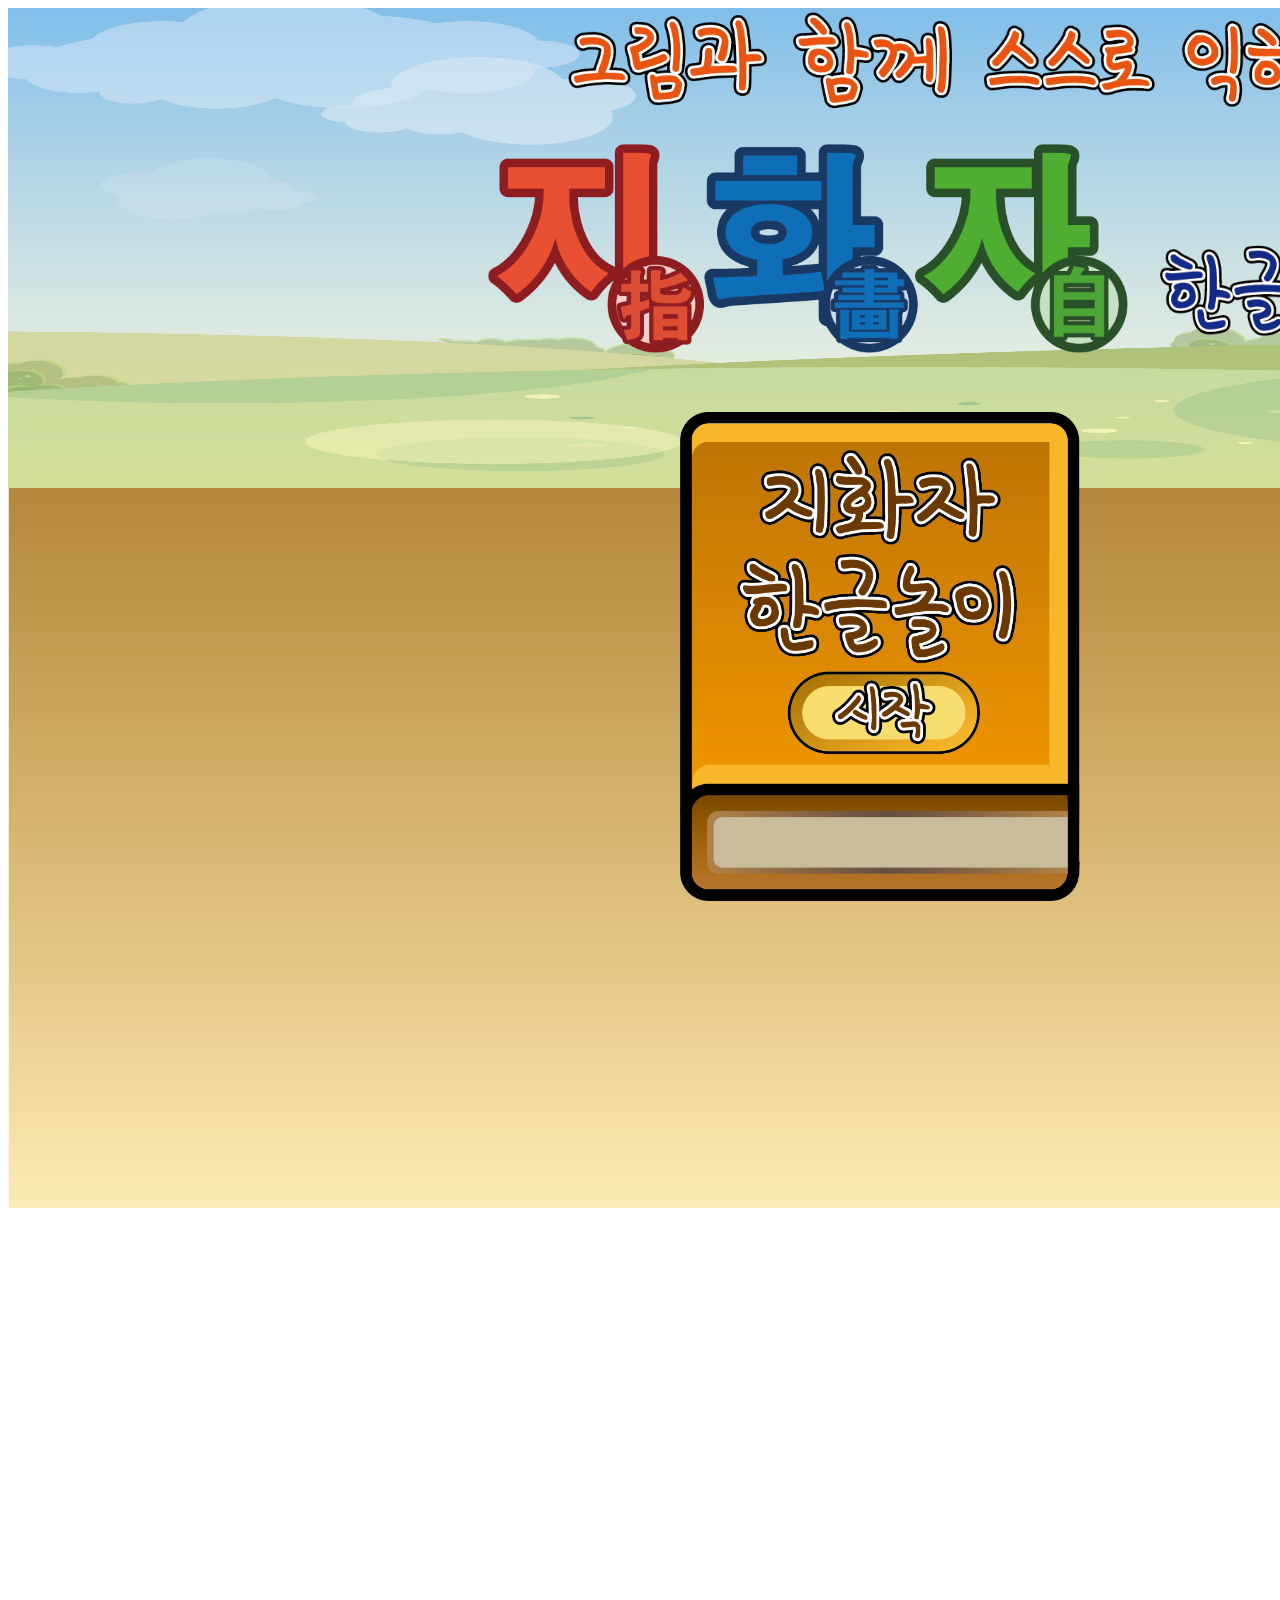
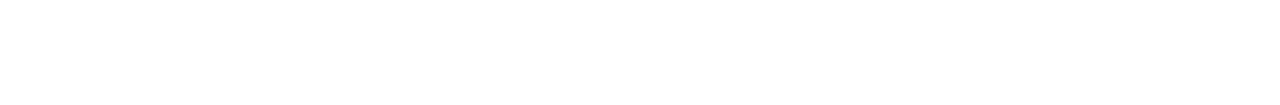
<file: korean/index.html>
<!DOCTYPE html>
<!--
To change this license header, choose License Headers in Project Properties.
To change this template file, choose Tools | Templates
and open the template in the editor.
-->
<html>
    <head>
        <title>지화자 한글놀이</title>
        <meta charset="UTF-8">
        <meta name="viewport" content="width=device-width, initial-scale=1.0">
        <style>
            #background{
                width: 118rem;
                height: 30rem;
            }
            #그림과함께{
                position: relative;
                left: 35rem;
                top: -30rem;
                width: 50rem;
            }
            #지화자{
                position: relative;
                width: 40rem;
                left: 30rem;
                top: -28rem;
            }
            #한글놀이{
                position: relative;
                left: 72rem;
                top: -35rem;
                width: 15rem;
            }
            #배경2{
                width: 118rem; 
                height: 45rem;
            }
            .book{
                position: relative;
                width: 25rem;
                left: 42rem;
                top: -50rem;
                z-index: 0;
            }
            #start{
                position: relative;
                width: 12rem;
                height: 5rem;
                left: 23.5rem;
                top: -59.4rem;
                border-bottom-left-radius: 5rem;
                border-top-left-radius: 5rem;
                border-bottom-right-radius: 5rem;
                border-top-right-radius: 5rem;
                opacity: 0;
                cursor: pointer;
                z-index: 2;
            }
        </style>
    </head>
    <body>
               <script
            src="https://code.jquery.com/jquery-3.2.1.min.js"
            integrity="sha256-hwg4gsxgFZhOsEEamdOYGBf13FyQuiTwlAQgxVSNgt4="
        crossorigin="anonymous"></script>
        <div style="height: 30rem;">
            <img src="image/배경.jpg" id="background">
            <div>
                <img src="image/01/01_1.png" id="그림과함께">
            </div>
            <div><img src="image/01/01_2.png" id="지화자"></div>
            <div><img src="image/01/01_3.png" id="한글놀이"></div>
        </div>

        <div style="height: 45rem;">
            <img src="image/01/01_4.png" id='배경2'> 
            <img src="image/01/01_5.png" class='book'>
            <button type="button" id='start'></button>
        </div>
        <script>
            $("#start").click(function (){
                $(".book").attr('src','image/01/01_6.png');
                $(".book").css('width','55rem');
                $(".book").css('height','30.5rem');
                $(".book").css('left','32rem'); 
                $("#start").css('display','none');
                setTimeout(function (){
                    location.href="second_page.html"
                },1000);
              
            })
            
            </script>
    </body>
</html>
</file>
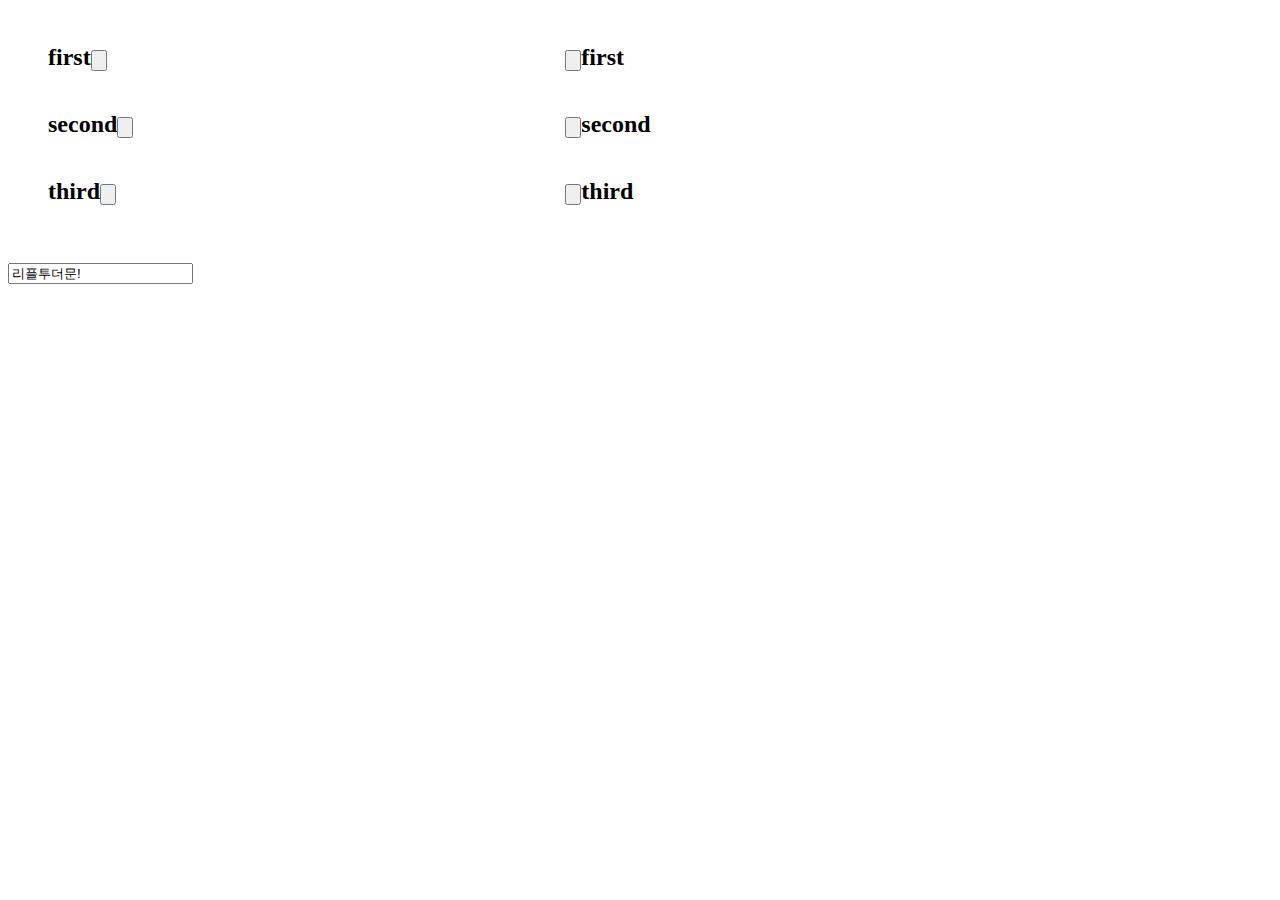
<file: korean/drawing/index.html>
<!DOCTYPE html>
<!--
To change this license header, choose License Headers in Project Properties.
To change this template file, choose Tools | Templates
and open the template in the editor.
-->
<html>
    <head>
        <title>TODO supply a title</title>
        <meta charset="UTF-8">
        <meta name="viewport" content="width=device-width, initial-scale=1.0">
        <style>
            .list{
                display: inline-block;
            }
            h2{
                display: inline-block;
            }
        </style>
    </head>
    <body>
        <script
            src="https://code.jquery.com/jquery-3.2.1.min.js"
            integrity="sha256-hwg4gsxgFZhOsEEamdOYGBf13FyQuiTwlAQgxVSNgt4="
        crossorigin="anonymous"></script>
        <div style="display: flex;">
            <div class="list">
                <ol>
                    <div><h2>first</h2><input type="button" style="margin-top: 26px; float: rihgt;" value="" id="left1"/></div>
                    <div><h2>second</h2><input type="button" value=""id="left2" /></div>
                    <div><h2>third</h2><input type ="button" style="margin-top: 26px; float: rihgt;" value=""id="left3" /></div>
                </ol>
            </div>
            <canvas id="canvas" style="width: 432px;height: 216px; margin-top: 39px;"></canvas>
            <div class="list">
                <ol style="padding-left: 0">
                    <div><input type="button" value="" id="right1" /><h2>first</h2></div>
                    <div><input type="button" value="" id="right2"/><h2>second</h2></div>
                    <div><input type="button" value="" id="right3"/><h2>third</h2></div>

                </ol>
            </div>
        </div> 
        <input id="abc" type="text">
        <script src="point.js">
        </script>
    </body>
</html>
</file>
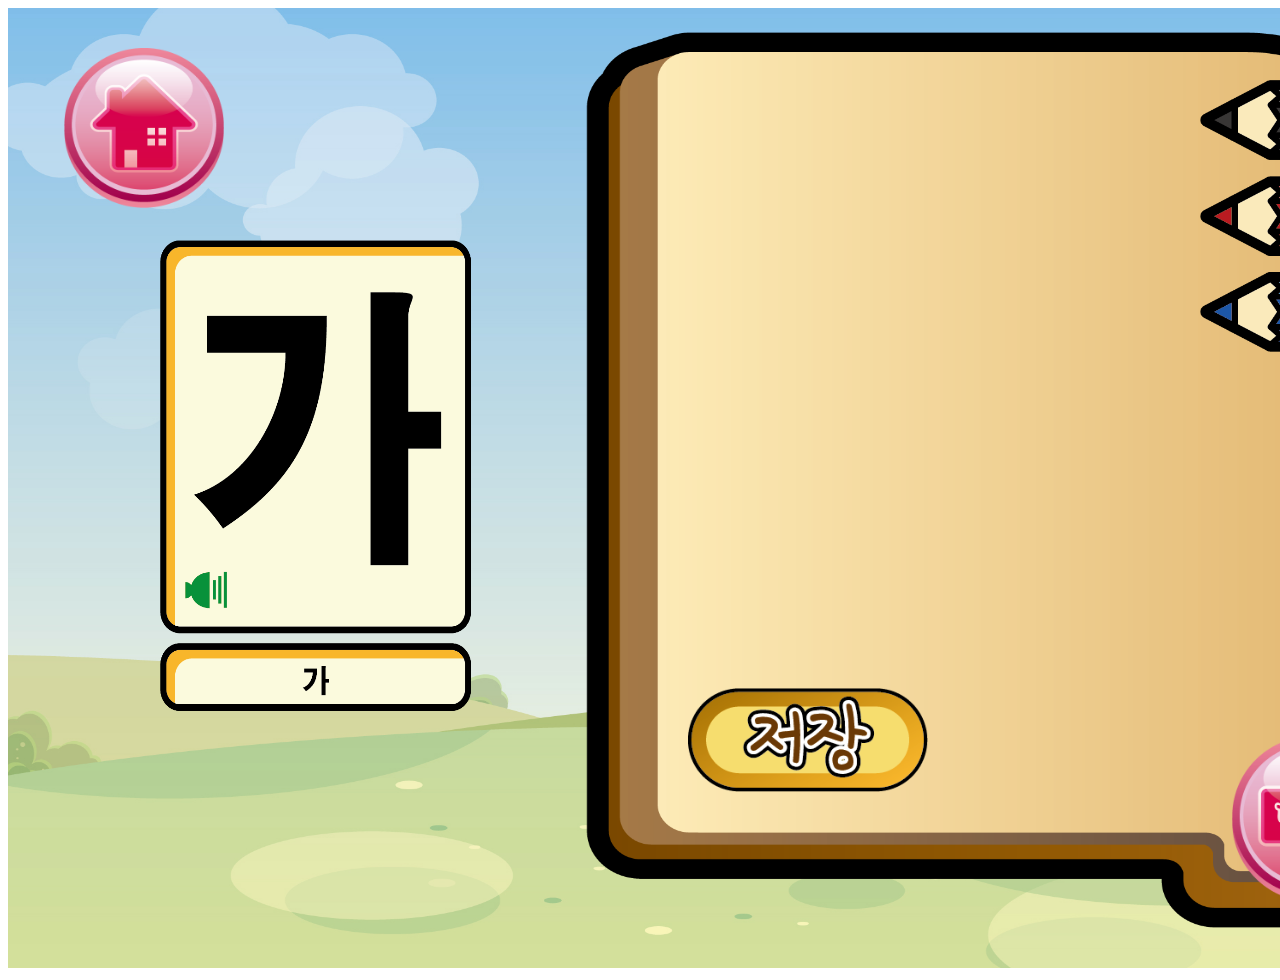
<file: korean/character.html>
<!DOCTYPE html>
<!--
To change this license header, choose License Headers in Project Properties.
To change this template file, choose Tools | Templates
and open the template in the editor.
-->
<html>
    <head>
        <title>TODO supply a title</title>
        <meta charset="UTF-8">
        <meta name="viewport" content="width=device-width, initial-scale=1.0">
        <style>
            img[src$='png']{
                position: absolute;
            }
            #home{
                top: 3rem;
                left: 4rem;
                width: 10rem;
                height: 10rem;
            }
            #example{
                top: 15rem;
                left: 10rem;
                width: 20rem;
                height: 30rem;
            }
            #write{
                top: 0rem;
                left: -1rem;
                width: 90rem;
                height: 60rem;
            }
            img[src^="image/06/색연필"]{
                left: 75rem;
                width: 14rem;
                height: 5rem;
                z-index: 2;
            }
            .btn{
                position: absolute;
                width: 10rem;
                height: 10.5rem;
                border-bottom-left-radius: 11rem;
                border-top-left-radius: 9.5rem;
                border-bottom-right-radius: 10rem;
                border-top-right-radius: 9.5rem;
                opacity: 0;
                cursor: pointer;
                z-index: 1;
            }
            #next_button{
                left: 77rem;
                top: 46rem;
            }
            #previous_button{
                left: 10rem;
                top: 46rem;
                display: none;
            }
            #home_button{
                top: 3rem;
                left: 4rem;
            }
            #save_button{
                position: absolute;
                width: 15rem;
                height: 6.5rem;
                border-bottom-left-radius: 32.5rem;
                border-top-left-radius: 32.5rem;
                border-bottom-right-radius: 32.5rem;
                border-top-right-radius: 32.5rem;
                opacity: 0;
                cursor: pointer;
                z-index: 1;
                top: 43rem;
                left: 43rem;
            }
            #previous{
                width: 10rem;
                left: 10rem;
                top: 46rem;
                display: none;
            }
            #next{
                width: 10rem;
                left: 77rem;
                top: 46rem;
            }
            #save{
                width: 15rem;
                left: 43rem;
                top: 43rem;
            }
            #speaker{
                top: 35rem;
                left: 12rem;
                width: 3.5rem;
            }
            #canvas{
                position: absolute;
                top: 5rem;
                left: 38rem;
                width: 44.3rem;
                height: 38rem;
            }
        </style>
    </head>
    <body>
        <script
            src="https://code.jquery.com/jquery-3.2.1.min.js"
            integrity="sha256-hwg4gsxgFZhOsEEamdOYGBf13FyQuiTwlAQgxVSNgt4="
        crossorigin="anonymous"></script>
        <div>
            <img src="image/배경.jpg" style="width: 88.5rem; height: 60rem;">
            <img src="image/05/홈.png" id="home">
            <button type="button" class="btn" id="home_button"></button> 
            <img src="image/06/가.png" id="example">
            <img src="image/06/06_2.png" id="write">
            <canvas id="canvas" width="708"style="z-index: 1;"></canvas>
            <img src="image/06/색연필_검.png" id="black" style="top:5rem;" usemap="#black_map">
            <img src="image/06/색연필_빨.png" id="red" style="top:11rem;" usemap="#red_map">
            <img src="image/06/색연필_파.png" id="blue" style="top:17rem;" usemap="#blue_map">
            <img src="image/02/이전.png" id="previous">
            <button type="button" class="btn" id="previous_button"></button>         
            <img src="image/02/다음.png" id="next">
            <button type="button" class="btn" id="next_button"></button>
            <!--<img src="image/06/스피커1.png" id="speaker">-->
            <img src="image/06/저장.png" id="save">
            <button type="button" class="btn" id="save_button"></button>
        </div>
        <map name="black_map">
            <area shape="poly" coords="221,2,68,1,-3,38,-4,42,53,70,60,74,64,74,218,70"
                  onclick="blackcolor();"/>
        </map>
        <map name="red_map">
            <area shape="poly" coords="2,39,65,73,217,73,218,3,70,1"
                  onclick="redcolor();"/>
        </map>
        <map name="blue_map">
            <area shape="poly" coords="1,39,63,71,218,74,217,4,77,-3" 
                  onclick="bluecolor();"/>
        </map>
        <script src="drawing.js"></script>
        <script>
            $("#next_button").click(function () {
                 ctx.clearRect(0, 0, canvas.width, canvas.height);
                count++;
                if (count > 0) {
                    $("#previous").css('display', 'initial');
                    $("#previous_button").css('display', 'initial');
                }
                if (ch.length - 1 == count) {
                    $("#next").css('display', 'none');
                    $("#next_button").css('display', 'none');
                }
                var file = ch[count];
                $("#example").attr('src', 'image/06/' + file + '.png');
            })
            $("#previous_button").click(function () {
                 ctx.clearRect(0, 0, canvas.width, canvas.height);
                count--;
                if (count == 0) {
                    $("#previous").css('display', 'none');
                    $("#previous_button").css('display', 'none');
                    $("#next").css('display', 'initial');
                    $("#next_button").css('display', 'initial')
                }
                var file = ch[count];
                $("#example").attr('src', 'image/06/' + file + '.png');
            })
        </script>
    </body>
</html>
</file>
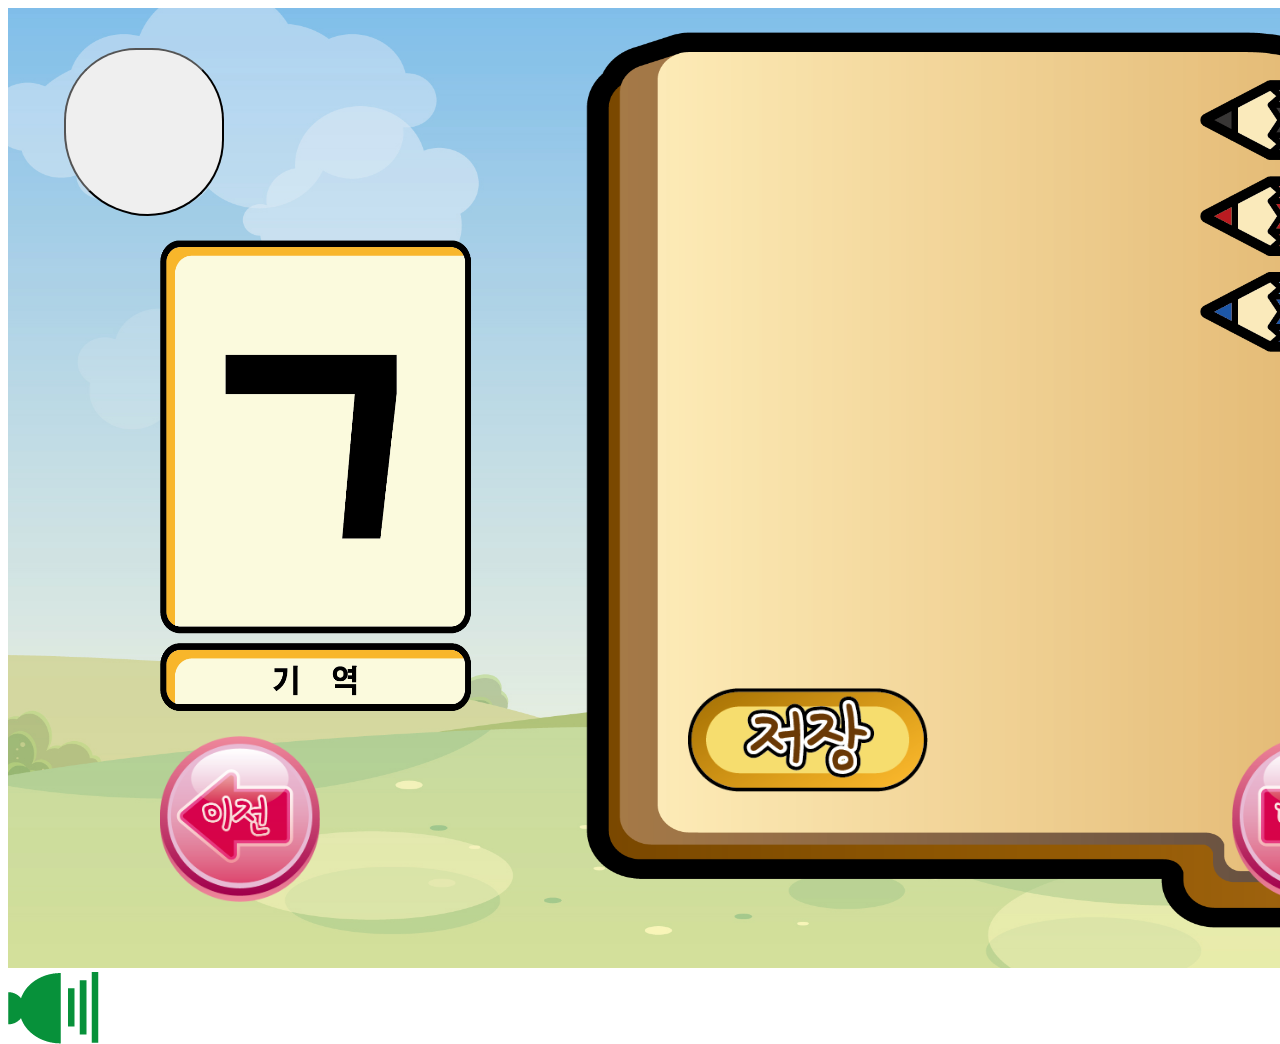
<file: korean/consonant.html>
<!DOCTYPE html>
<!--
To change this license header, choose License Headers in Project Properties.
To change this template file, choose Tools | Templates
and open the template in the editor.
-->
<html>
    <head>
        <title>TODO supply a title</title>
        <meta charset="UTF-8">
        <meta name="viewport" content="width=device-width, initial-scale=1.0">
        <style>
            img[src$='png']{
                position: absolute;
            }
            #home{
                top: 3rem;
                left: 4rem;
                width: 10rem;
                height: 10rem;
            }
            #example{
                top: 15rem;
                left: 10rem;
                width: 20rem;
                height: 30rem;
            }
            #write{
                top: 0rem;
                left: -1rem;
                width: 90rem;
                height: 60rem;
            }
            img[src^="image/06/색연필"]{
                left: 75rem;
                width: 14rem;
                height: 5rem;
            }
            .btn{
                position: absolute;
                width: 10rem;
                height: 10.5rem;
                border-bottom-left-radius: 11rem;
                border-top-left-radius: 9.5rem;
                border-bottom-right-radius: 10rem;
                border-top-right-radius: 9.5rem;
                opacity: 0;
                cursor: pointer;
                z-index: 1;
            }
            #next_button{
                left: 77rem;
                top: 46rem;
            }
            #previous_button{
                left: 10rem;
                top: 46rem;
            }
            #home_button{
                top: 3rem;
                left: 4rem;
            }
            #save_button{
                position: absolute;
                width: 10rem;
                height: 10.5rem;
                border-bottom-left-radius: 11rem;
                border-top-left-radius: 9.5rem;
                border-bottom-right-radius: 10rem;
                border-top-right-radius: 9.5rem;
                opacity: 1;
                cursor: pointer;
                z-index: 1;
                top: 3rem;
                left: 4rem;
            }
            #previous{
                width: 10rem;
                left: 10rem;
                top: 46rem;
            }
            #next{
                width: 10rem;
                left: 77rem;
                top: 46rem;
            }
            #save{
                width: 15rem;
                left: 43rem;
                top: 43rem;
            }

        </style>
    </head>
    <body>
        <div>
            <img src="image/배경.jpg" style="width: 88.5rem; height: 60rem;">
            <img src="image/05/홈.png" id="home">
            <button type="button" class="btn" id="home_button"></button> 
            <img src="image/06/기역.png" id="example">
            <img src="image/06/06_2.png" id="write">
            <img src="image/06/색연필_검.png" id="black" style="top:5rem;">
            <img src="image/06/색연필_빨.png" id="red" style="top:11rem;">
            <img src="image/06/색연필_파.png" id="blue" style="top:17rem;">
            <img src="image/02/이전.png" id="previous">
            <button type="button" class="btn" id="previous_button"></button>         
            <img src="image/02/다음.png" id="next">
            <button type="button" class="btn" id="next_button"></button>
            <img src="image/06/스피커1.png" id="speaker">
            <img src="image/06/저장.png" id="save">
            <button type="button" class="btn" id="save_button"></button>
        </div>
        <script>

        </script>
    </body>
</html>
</file>
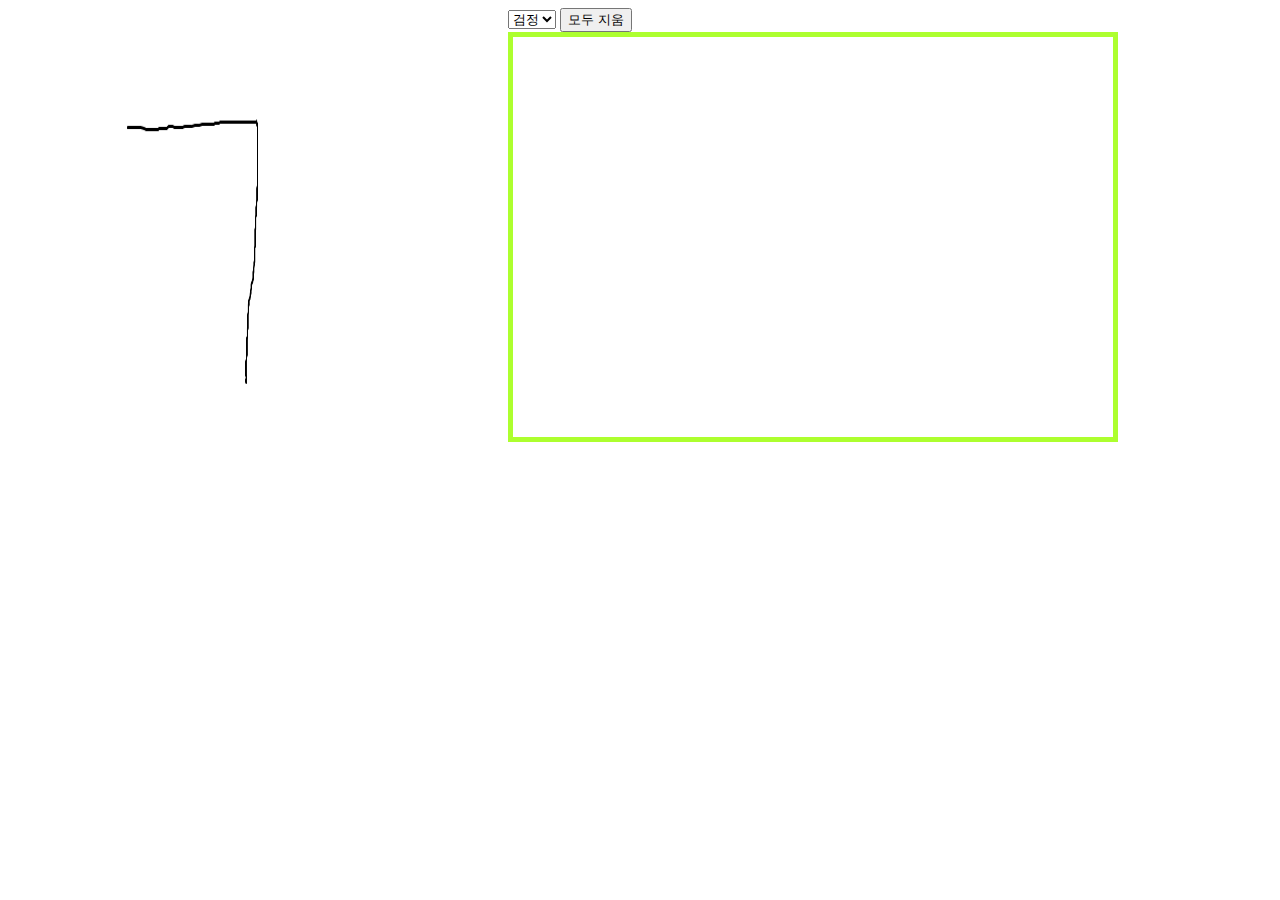
<file: korean/drawing.html>
<!DOCTYPE html>
<head>
    <meta charset="utf-8">
    <title>freeline</title>
    <style>
        canvas {border:5px solid greenyellow;}
    </style>
</head>
<body>
            <script
            src="https://code.jquery.com/jquery-3.2.1.min.js"
            integrity="sha256-hwg4gsxgFZhOsEEamdOYGBf13FyQuiTwlAQgxVSNgt4="
        crossorigin="anonymous"></script>
    <div>
        <img src="a.png" style="width:500px; height: 500px; float: left">
    </div>
    <div>
        <select id="color">
            <option value="black">검정</option>
            <option value="red">빨강</option>
            <option value="green">초록</option>
            <option value="blue">파랑</option>
        </select>
        <input type="button" id="clear" value="모두 지움"/>
    </div>

    <canvas id="canvas" width="600" height="400"></canvas>
    <script>
        var canvas;
        var ctx;
        var sx, sy;                      // 현재 위치
        var drawing = false;          // 현재 그리는 중인가?

        window.onload = function () {
            canvas = document.getElementById("canvas");
            if (canvas == null || canvas.getContext == null)
                return;
            ctx = canvas.getContext("2d");
            ctx.lineCap = "round";
            ctx.strokeStyle = 'black';
            // 현재 위치를 저장한다.
            canvas.onmousedown = function (e) {
                e.preventDefault();
                sx = canvasX(e.clientX);
                sy = canvasY(e.clientY);
                drawing = true;
            }

            // 현재 위치에서 새로 이동한 곳까지 선을 그린다.
            canvas.onmousemove = function (e) {
                
                if (drawing) {
                    e.preventDefault();
                    ctx.beginPath();

                    // 선 굵기
                    ctx.lineWidth = 5;
                    ctx.moveTo(sx, sy);
                    console.log('moveto sx:'+sx+"  sy:"+sy);
                    sx = canvasX(e.clientX);
                    sy = canvasY(e.clientY);
                    ctx.lineTo(sx, sy);
                    console.log('lineto sx:'+sx+"  sy:"+sy);
                    ctx.stroke();
                }
            }

            // 그리기를 종료한다.
            canvas.onmouseup = function (e) {
                drawing = false;
            }
        }


        $('#color').change(function (){
             ctx.strokeStyle = $('#color').val();
             console.log($('#color').val());
        })
        // 모두 지우기
        var btnclear = document.getElementById("clear");
        btnclear.onclick = function (e) {
            ctx.clearRect(0, 0, canvas.width, canvas.height);
        }

        function canvasX(clientX) {
            var bound = canvas.getBoundingClientRect();
            var bw = 5;
            return (clientX - bound.left - bw) * (canvas.width / (bound.width - bw * 2));
        }

        function canvasY(clientY) {
            var bound = canvas.getBoundingClientRect();
            var bw = 5;
            return (clientY - bound.top - bw) * (canvas.height / (bound.height - bw * 2));
        }
    </script>
</body>
</html>
</file>
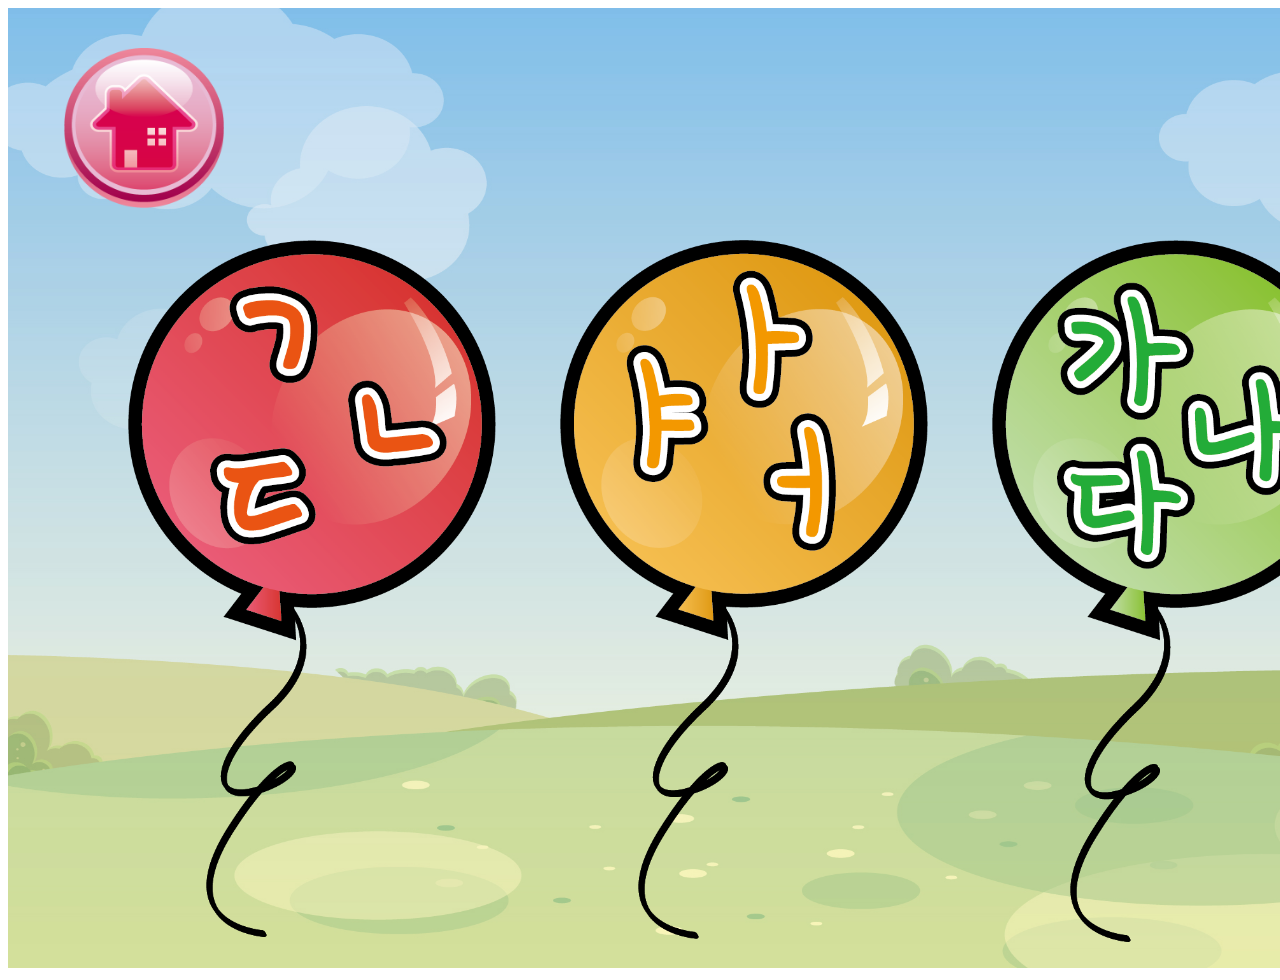
<file: korean/play1.html>
<!DOCTYPE html>
<!--
To change this license header, choose License Headers in Project Properties.
To change this template file, choose Tools | Templates
and open the template in the editor.
-->
<html>
    <head>
        <title>TODO supply a title</title>
        <meta charset="UTF-8">
        <meta name="viewport" content="width=device-width, initial-scale=1.0">
        <style>
            img[src$='png']{
                position: absolute;
            }
            #home{
                top: 3rem;
                left: 4rem;
                width: 10rem;
                height: 10rem;
            }
            #consonant{
                top: 15rem;
                left: 8rem;
                width: 23rem;
            }
            #vowel{
                top: 15rem;
                left: 35rem;
                width: 23rem;
            }
            #character{
                top: 15rem;
                left: 62rem;
                width: 23rem;
            }
        </style>
    </head>
    <body>
        <div>
            <img src="image/배경.jpg" style="width: 90rem; height: 60rem;">
            <img src="image/05/홈.png" id="home">
            <img src="image/05/05_1.png" id="consonant" usemap="#consonant_map">
            <img src="image/05/05_2.png" id="vowel" usemap="#vowel_map">
            <img src="image/05/05_3.png" id="character" usemap="#ch_map">
            <map name="consonant_map">
                <area shape="poly" coords="112,351,95,377,166,398,164,369,183,368,204,367,222,365,246,358,266,350,292,334,317,311,334,290,354,258,362,230,361,210,362,194,361,165,361,145,358,132,353,117,348,105,329,68,294,34,268,19,224,4,186,-2,158,-1,112,14,71,41,42,69,27,92,13,122,4,153,2,172,2,202,5,221,5,221,14,254,37,294,67,327,73,330"
                      href="consonant.html"/>
            </map>
            <map name="vowel_map">
                <area shape="poly" coords="112,351,95,377,166,398,164,369,183,368,204,367,222,365,246,358,266,350,292,334,317,311,334,290,354,258,362,230,361,210,362,194,361,165,361,145,358,132,353,117,348,105,329,68,294,34,268,19,224,4,186,-2,158,-1,112,14,71,41,42,69,27,92,13,122,4,153,2,172,2,202,5,221,5,221,14,254,37,294,67,327,73,330"
                      href="vowel.html"/>
            </map>
            <map name="ch_map">
                <area shape="poly" coords="112,351,95,377,166,398,164,369,183,368,204,367,222,365,246,358,266,350,292,334,317,311,334,290,354,258,362,230,361,210,362,194,361,165,361,145,358,132,353,117,348,105,329,68,294,34,268,19,224,4,186,-2,158,-1,112,14,71,41,42,69,27,92,13,122,4,153,2,172,2,202,5,221,5,221,14,254,37,294,67,327,73,330"
                      href="character.html"/>
            </map>
        </div>
    </body>
</html>
</file>
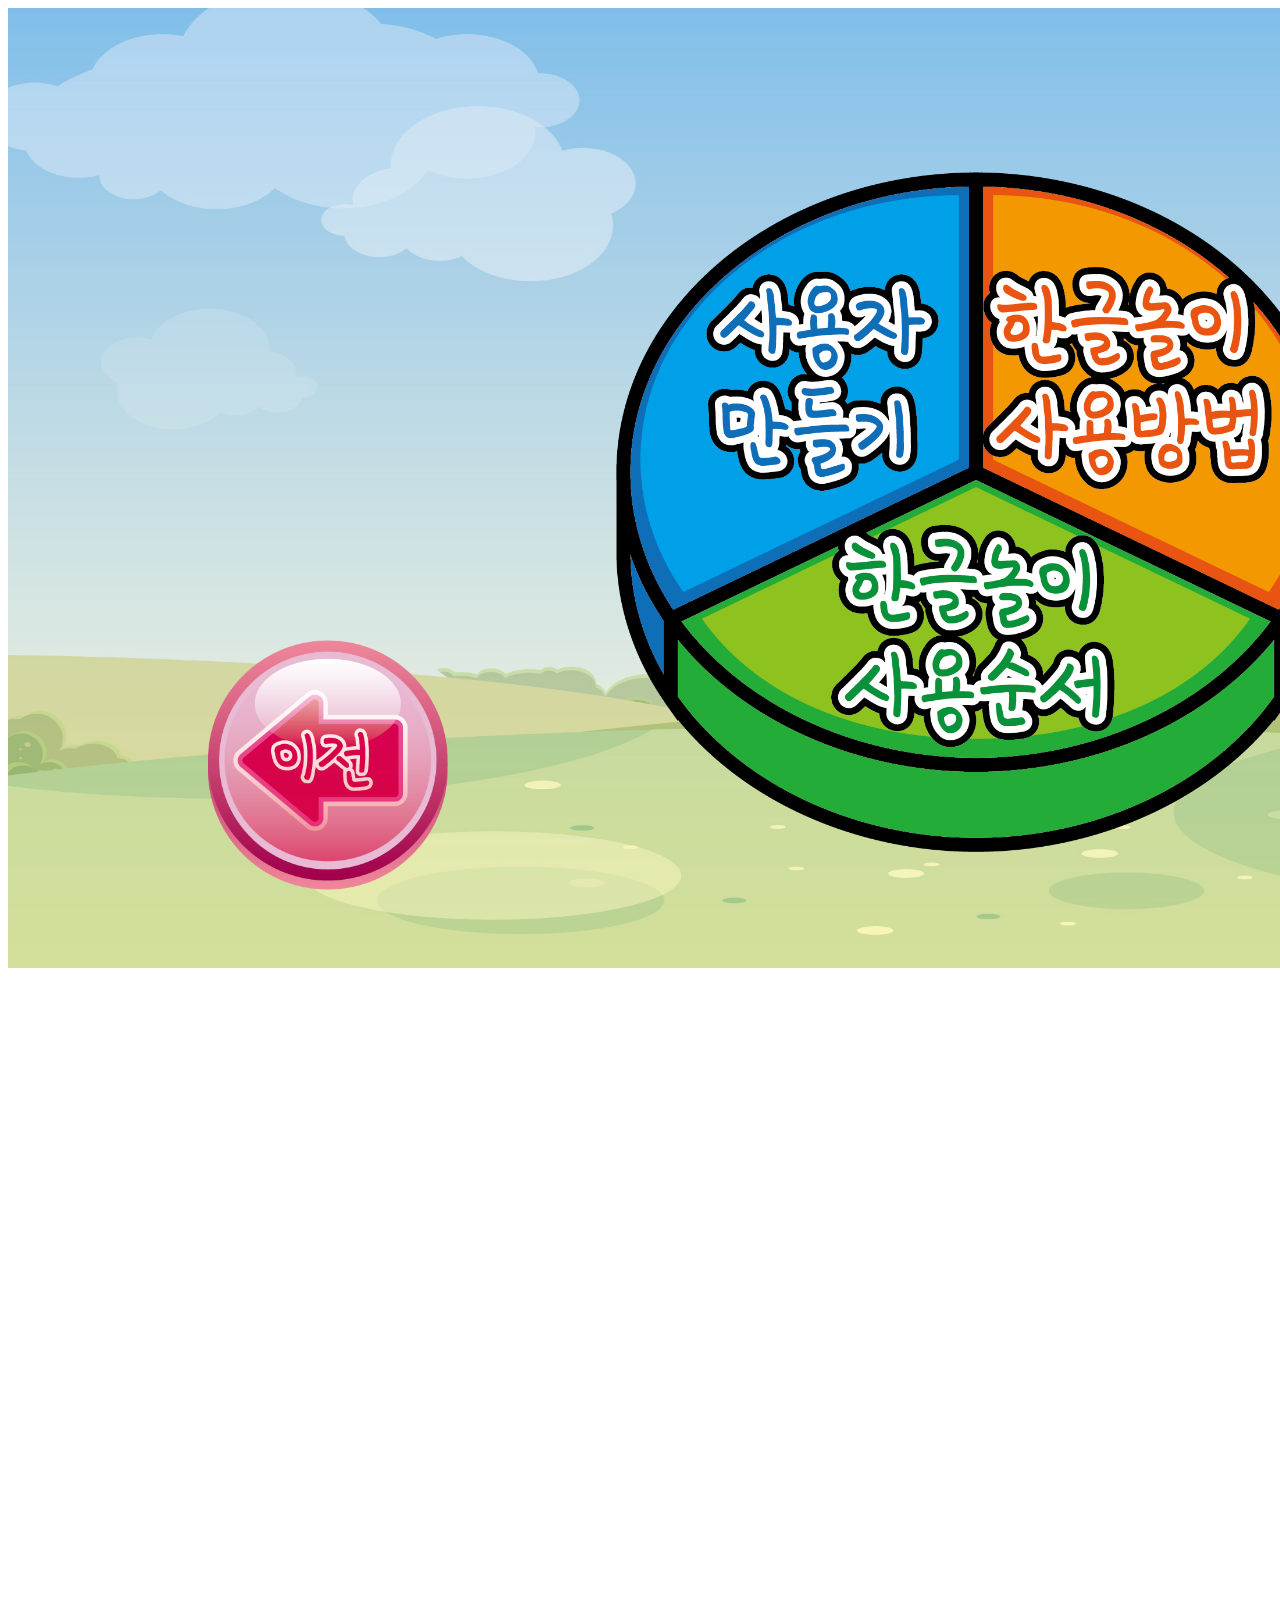
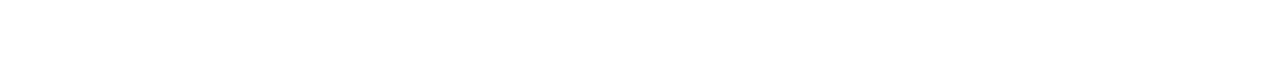
<file: korean/second_page.html>
<!DOCTYPE html>
<!--
To change this license header, choose License Headers in Project Properties.
To change this template file, choose Tools | Templates
and open the template in the editor.
-->
<html>
    <head>
        <title>TODO supply a title</title>
        <meta charset="UTF-8">
        <meta name="viewport" content="width=device-width, initial-scale=1.0">
        <style>
            #menu{
                position: relative;
                width: 45rem;
                left: 38rem;
                top: -50rem;
            }
            #next{
                position: absolute;
                width: 15rem;
                left: 95rem;
                top: 40rem;
                z-index: 0;
            }
            #previous{
                position: absolute;
                width: 15rem;
                left: 13rem;
                top: 40rem;
                z-index: 0;
            }
            .next_previous{
                position: absolute;
                width: 15rem;
                height: 16rem;
                border-bottom-left-radius: 11rem;
                border-top-left-radius: 9.5rem;
                border-bottom-right-radius: 10rem;
                border-top-right-radius: 9.5rem;
                opacity: 0;
                cursor: pointer;
                z-index: 1;
            }
            
            #next_button{
                left: 95rem;
                top: 40rem;
            }
            #previous_button{
                left: 13rem;
                top: 40rem;
            }
            
        </style>
    </head>
    <body>
        <script
            src="https://code.jquery.com/jquery-3.2.1.min.js"
            integrity="sha256-hwg4gsxgFZhOsEEamdOYGBf13FyQuiTwlAQgxVSNgt4="
        crossorigin="anonymous"></script>
        <div>
            <img src="image/배경.jpg" style="width: 118rem; height: 60rem;">
            <img src="image\02/02_1.png" id='menu' usemap="menuMap">
            <img src="image\02/다음.png" id='next'>
            <button type="button" class="next_previous" id='next_button'></button>
            <img src="image\02/이전.png" id='previous'>
            <button type="button" class="next_previous" id='previous_button'></button>
            <map name='menuMap'>
                <area shape="poly" coords="352,1,304,5,272,11,260,12,251,14,244,16,226,22,206,30,195,34,179,43,154,53,121,79,98,97,65,130,47,154,37,171,26,189,15,209,5,260,-3,290,-4,314,-2,380,7,432,14,460,34,507,44,523,52,534,53,448,353,296,353,7"
                      href="signUp.html"/>
                <area shape="poly" coords="361,1,419,5,464,14,502,27,541,43,588,71,629,104,675,160,700,205,712,247,713,262,714,269,714,281,714,316,713,329,713,353,713,392,714,416,708,449,697,482,672,523,666,443,366,295,366,163"
                      href="temp.html"/>
                <area shape="poly" coords="54,451,47,525,69,556,99,584,138,614,171,634,217,653,256,665,301,674,314,674,322,674,330,674,391,674,431,672,468,664,512,649,578,617,628,578,672,529,666,449,362,299,183,384"
                      href="temp.html"/>
            </map>
        </div>
        
        <script>
            $("#previous_button").click(function (){
                location.href="./";
            })
            </script>
    </body>
</html>
</file>
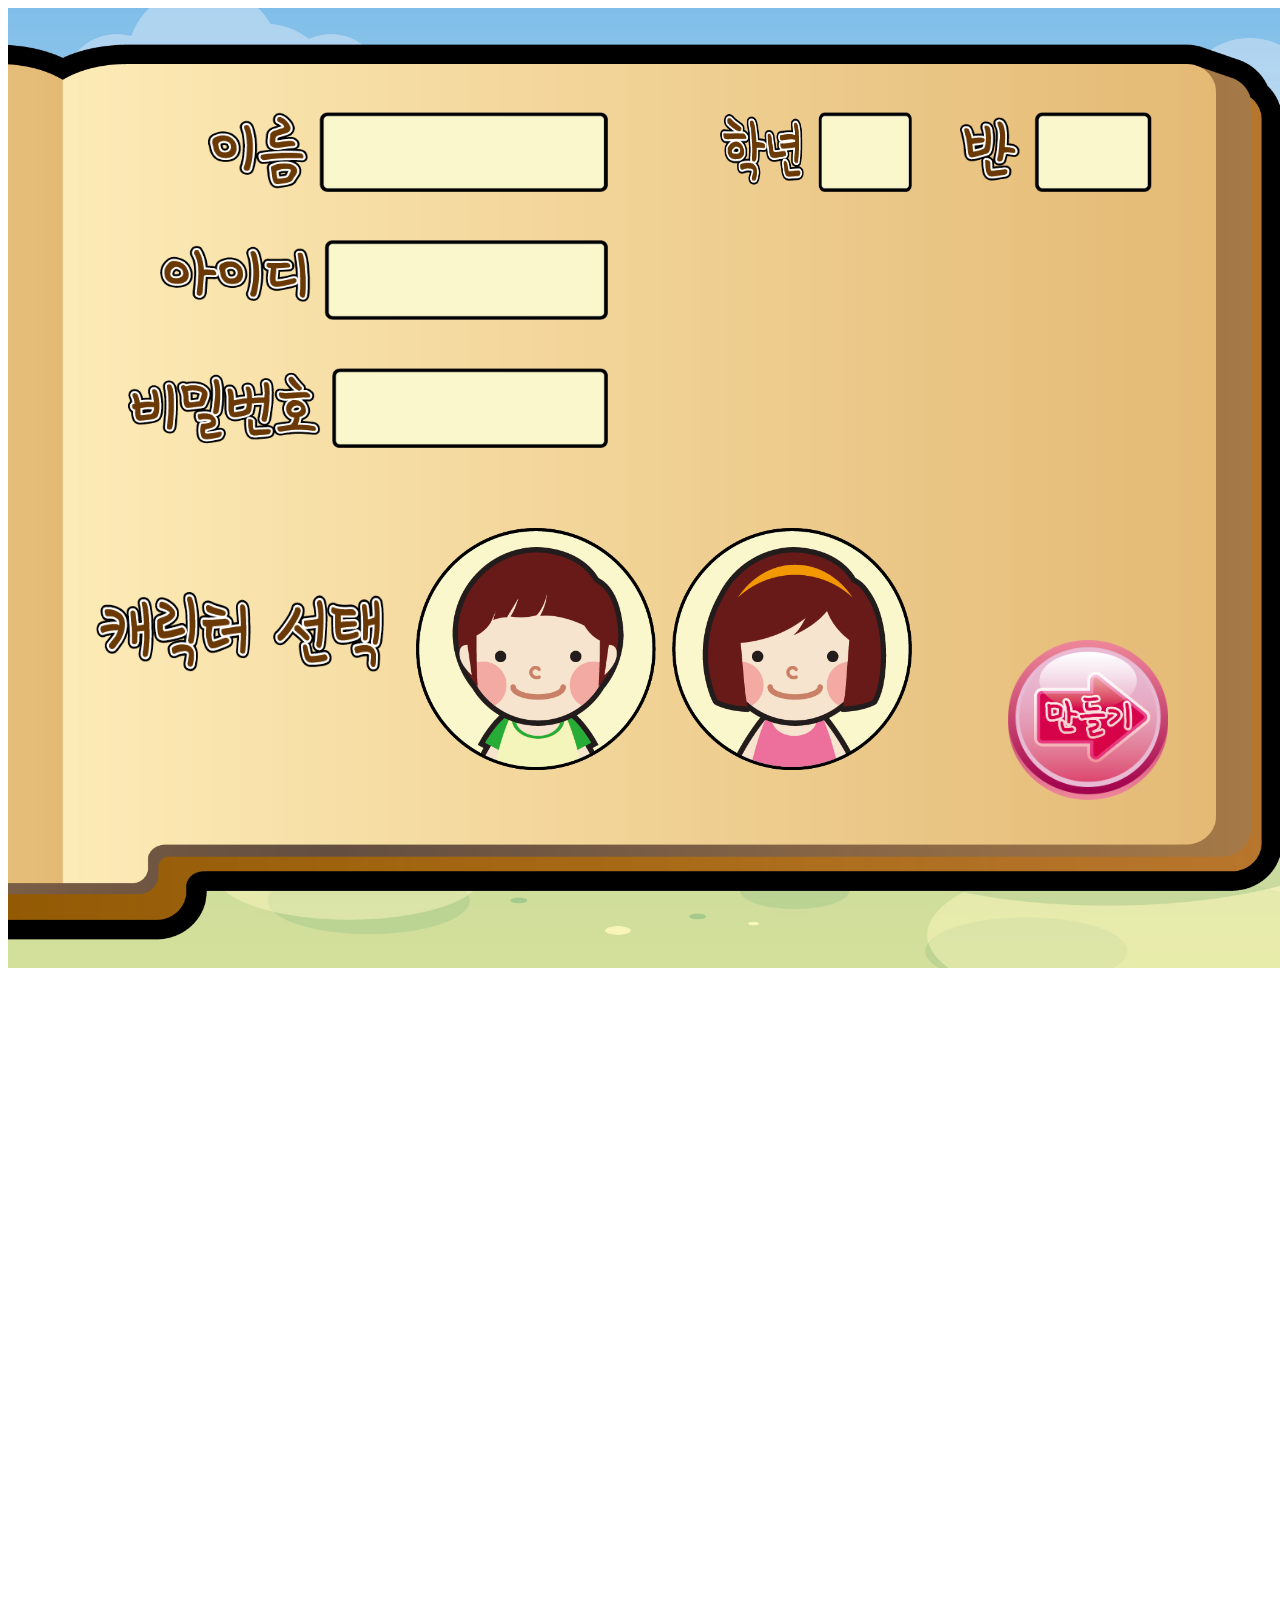
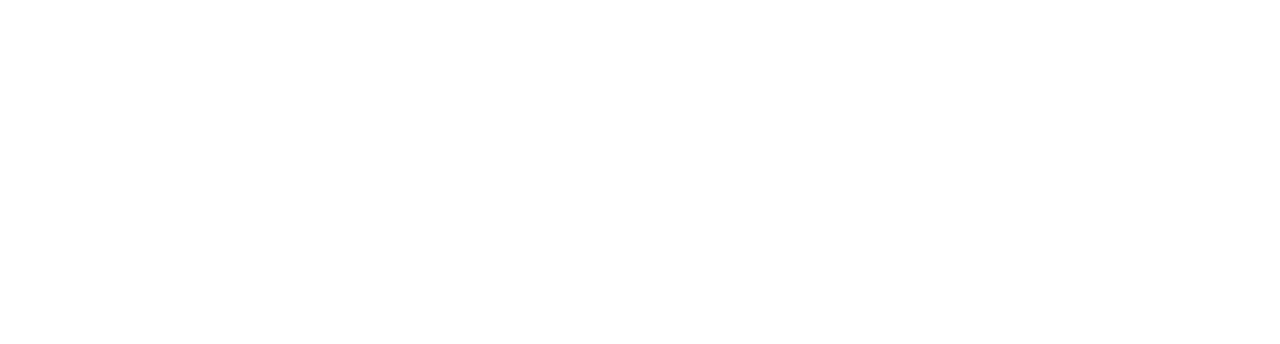
<file: korean/signUp.html>
<!DOCTYPE html>
<!--
To change this license header, choose License Headers in Project Properties.
To change this template file, choose Tools | Templates
and open the template in the editor.
-->
<html>
    <head>
        <title>TODO supply a title</title>
        <meta charset="UTF-8">
        <meta name="viewport" content="width=device-width, initial-scale=1.0">
        <style>
            #ground{
                position: relative;
                width: 84rem;
                height: 60rem;
                left: 0rem;
                top: -60rem;             
            }
            #name{
                position: absolute;
                left: 13rem;
                top: 7rem;
                width: 25rem;
                height: 5rem;
            }
            #id{
                position: absolute;
                left: 10rem;
                top: 15rem;
                width: 28rem;
                height: 5rem;
            }
            #pw{
                position: absolute;
                left: 8rem;
                top: 23rem;
                width: 30rem;
                height: 5rem;
            }
            #select{
                position: absolute;
                left: 6rem;
                top: 37rem;
                width: 18rem;
                height: 5rem;
            }
            #boy{
                position: absolute;
                left: 26rem;
                top: 33rem;
                width: 15rem;
                height: 25rem;
            }
            #girl{
                position: absolute;
                left: 42rem;
                top: 33rem;
                width: 15rem;
                height: 25rem;
            }
            #grade{
                position: absolute;
                left: 45rem;
                top: 7rem;
                width: 12rem;
                height: 5rem;
            }
            #class{
                position: absolute;
                left: 60rem;
                top: 7rem;
                width: 12rem;
                height: 5rem;
            }
            #create{
                position: absolute;
                left: 63rem;
                top: 40rem;
                width: 10rem;
                height: 10rem;
            }
            #name_text{
                position: absolute;
                border-style: none;
                left: 20rem;
                top: 7rem;
                width: 18rem;
                height: 5rem;
                background-color: inherit;
                font-size: 3rem;
                text-align: center;
            }
            #id_text{
                position: absolute;
                border-style: none;
                left: 20rem;
                top: 15rem;
                width: 18rem;
                height: 5rem;
                background-color: inherit;
                font-size: 3rem;
                text-align: center;
            }
            #pw_text{
                position: absolute;
                border-style: none;
                left: 21rem;
                top: 23rem;
                width: 17rem;
                height: 5rem;
                background-color: inherit;
                font-size: 3rem;
                text-align: center;
            }
            #grade_text{
                position: absolute;
                border-style: none;
                left: 51rem;
                top: 7rem;
                width: 5.5rem;
                height: 5rem;
                background-color: inherit;
                font-size: 3rem;
                text-align: center;
            }
            #class_text{
                position: absolute;
                border-style: none;
                left: 65rem;
                top: 7rem;
                width: 6.8rem;
                height: 5rem;
                background-color: inherit;
                font-size: 3rem;
                text-align: center;
            }
            .btn{
                position: absolute;
                width: 15rem;
                height: 15rem;
                border-bottom-left-radius: 10rem;
                border-top-left-radius: 9.5rem;
                border-bottom-right-radius: 10rem;
                border-top-right-radius: 10.5rem;
                opacity: 0;
                cursor: pointer;
                z-index: 1;
            }
            #boy_button{
                left: 26rem;
                top: 33rem;
            }
            #girl_button{
                left: 42rem;
                top: 33rem;
            }
            #create_button{
                left: 63rem;
                top: 40rem;
                position: absolute;
                width: 10rem;
                height: 10rem;
                border-bottom-left-radius: 11rem;
                border-top-left-radius: 9.5rem;
                border-bottom-right-radius: 10rem;
                border-top-right-radius: 9.5rem;
                opacity: 0;
                cursor: pointer;
                z-index: 1;
            }
        </style>
    </head>
    <body>
        <script
            src="https://code.jquery.com/jquery-3.2.1.min.js"
            integrity="sha256-hwg4gsxgFZhOsEEamdOYGBf13FyQuiTwlAQgxVSNgt4="
        crossorigin="anonymous"></script>
        <div>
            <img src="image/배경.jpg" style="width: 83rem; height: 60rem;">
            <img src="image/03/03_1.png" id="ground">
            <img src="image/03/03_2.png" id="boy">
            <img src="image/03/03_3.png" id="girl">
            <img src="image/03/만들기.png" id="create">
            <button type="button" id="create_button"></button>
            <img src="image/03/반.png" id="class">
            <input type="text" id="class_text"/>
            <img src="image/03/비밀번호.png" id="pw">
            <input type="password" id="pw_text"/>
            <img src="image/03/아이디.png" id="id">
            <input type="text" id="id_text"/>
            <img src="image/03/이름.png" id="name">
            <input type="text" id="name_text"/>
            <img src="image/03/캐릭터선택.png" id="select">
            <button type="button" class="btn" id='boy_button'></button>
            <button type="button" class="btn" id='girl_button'></button>
            <img src="image/03/학년.png" id="grade">
            <input type="text" id="grade_text"/>
        </div>

        <script>
            var gender = null;

            $("#boy_button").click(function () {
                    if (gender == 'girl') {
                        $("#girl_button").css('opacity', '0');
                        $("#girl_button").css('background-color', 'none');
                    }
                gender = 'boy';
                $("#boy_button").css('opacity', '0.5');
                $("#boy_button").css('background-color', 'yellow');
            })
            $("#girl_button").click(function () {
                    if (gender == 'boy') {
                        $("#boy_button").css('opacity', '0');
                        $("#boy_button").css('background-color', 'none');
                    }
                gender = 'girl';
                $("#girl_button").css('opacity', '0.5');
                $("#girl_button").css('background-color', 'yellow');
            })
            $("#create_button").click(function () {
                var name = document.getElementById('name_text').value.length;
                var id = document.getElementById('id_text').value.length;
                var pw = document.getElementById('pw_text').value.length;
                var grade = document.getElementById('grade_text').value.length;
                var c = document.getElementById('class_text').value.length;

                    if (name && id && pw && grade && c && gender) {
                        console.log("true");
                        //여기서 저장어떻게 할지 코딩 ~ ~ 
                    } else {
                        alert("모두 입력하세요");
                    }
            })
        </script>
    </body>
</html>
</file>
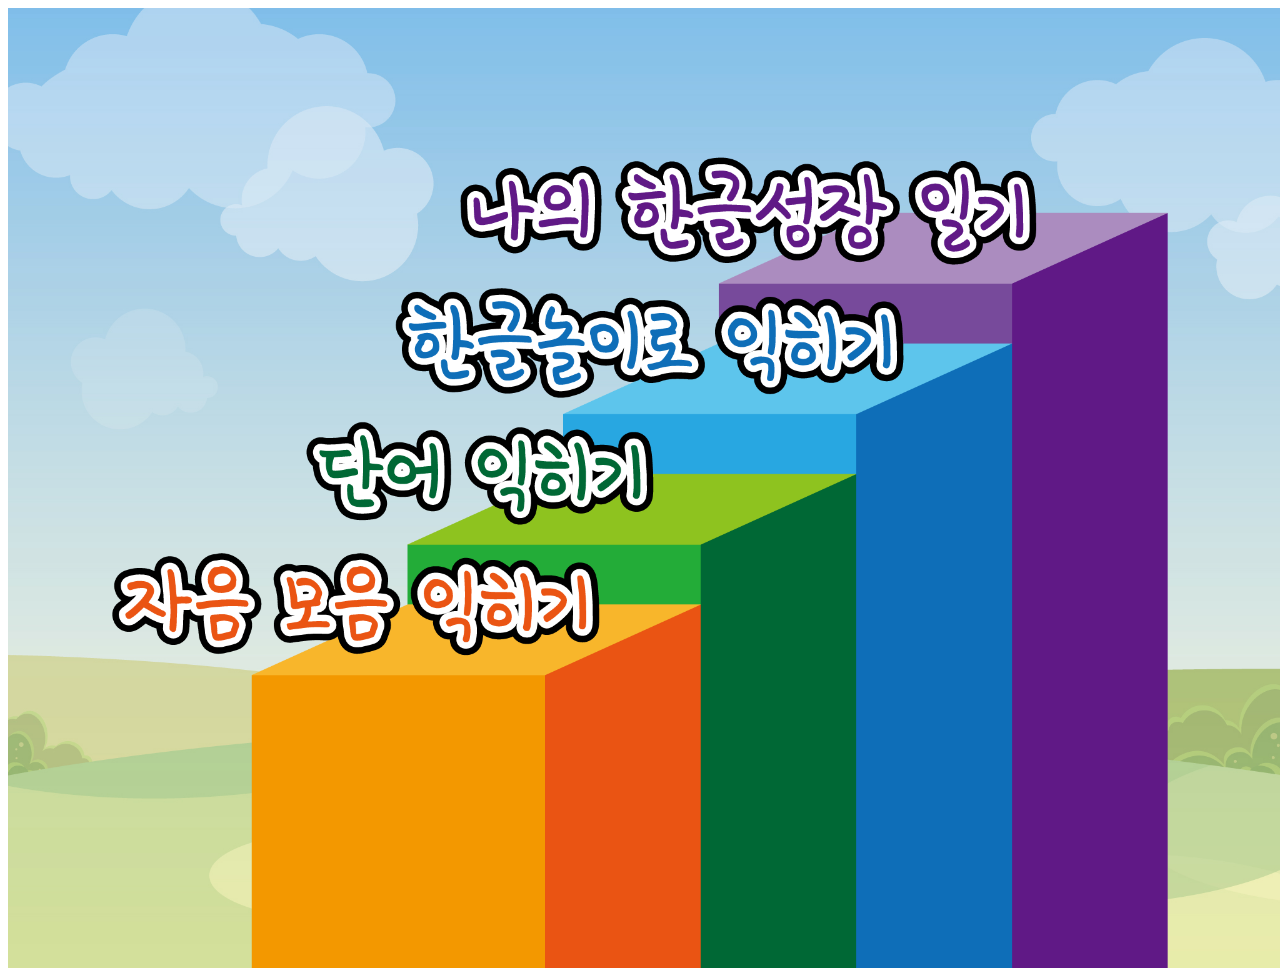
<file: korean/third_page.html>
<!DOCTYPE html>
<!--
To change this license header, choose License Headers in Project Properties.
To change this template file, choose Tools | Templates
and open the template in the editor.
-->
<html>
    <head>
        <title>TODO supply a title</title>
        <meta charset="UTF-8">
        <meta name="viewport" content="width=device-width, initial-scale=1.0">
        <style>
            #menu{
                position: absolute;
                left: 0rem;
                top: 0.5rem;
                width: 80rem;
                height: 60rem;   
            }
            
        </style>
    </head>
    <body>
        <div>
            <img src="image/배경.jpg" style="width: 80rem; height: 60rem;">
            <img src="image/04/04_1.png" id="menu" usemap="#menu">
            <map name="menu">
                <area shape="poly" coords="700,958,697,597,598,596,596,571,592,560,583,555,576,555,571,556,566,561,562,568,562,571,551,567,542,567,539,567,531,555,519,553,509,559,494,552,480,556,480,559,468,551,458,551,451,559,450,563,432,559,423,561,417,567,412,576,410,592,411,596,408,596,399,600,398,590,392,583,386,579,387,567,380,555,373,549,364,545,350,541,342,552,332,564,334,575,334,580,324,564,308,558,296,557,218,545,165,547,115,565,112,580,113,620,172,638,220,647,328,632,250,667,252,954"
                      href="play1.html">
                <area shape="poly" coords="700,958,856,954,854,463,652,463,647,433,633,424,619,436,595,438,577,423,565,429,541,420,535,428,517,420,375,423,355,414,345,428,309,431,305,450,314,457,319,474,332,479,338,499,373,514,493,495,408,535,406,595,411,594,415,572,429,559,449,563,458,551,471,551,477,556,491,552,506,557,520,555,532,556,538,563,564,572,571,556,588,558,593,569,597,592,699,594"
                      href="play2.html"/>
            </map>

        </div>
    </body>
</html>
</file>
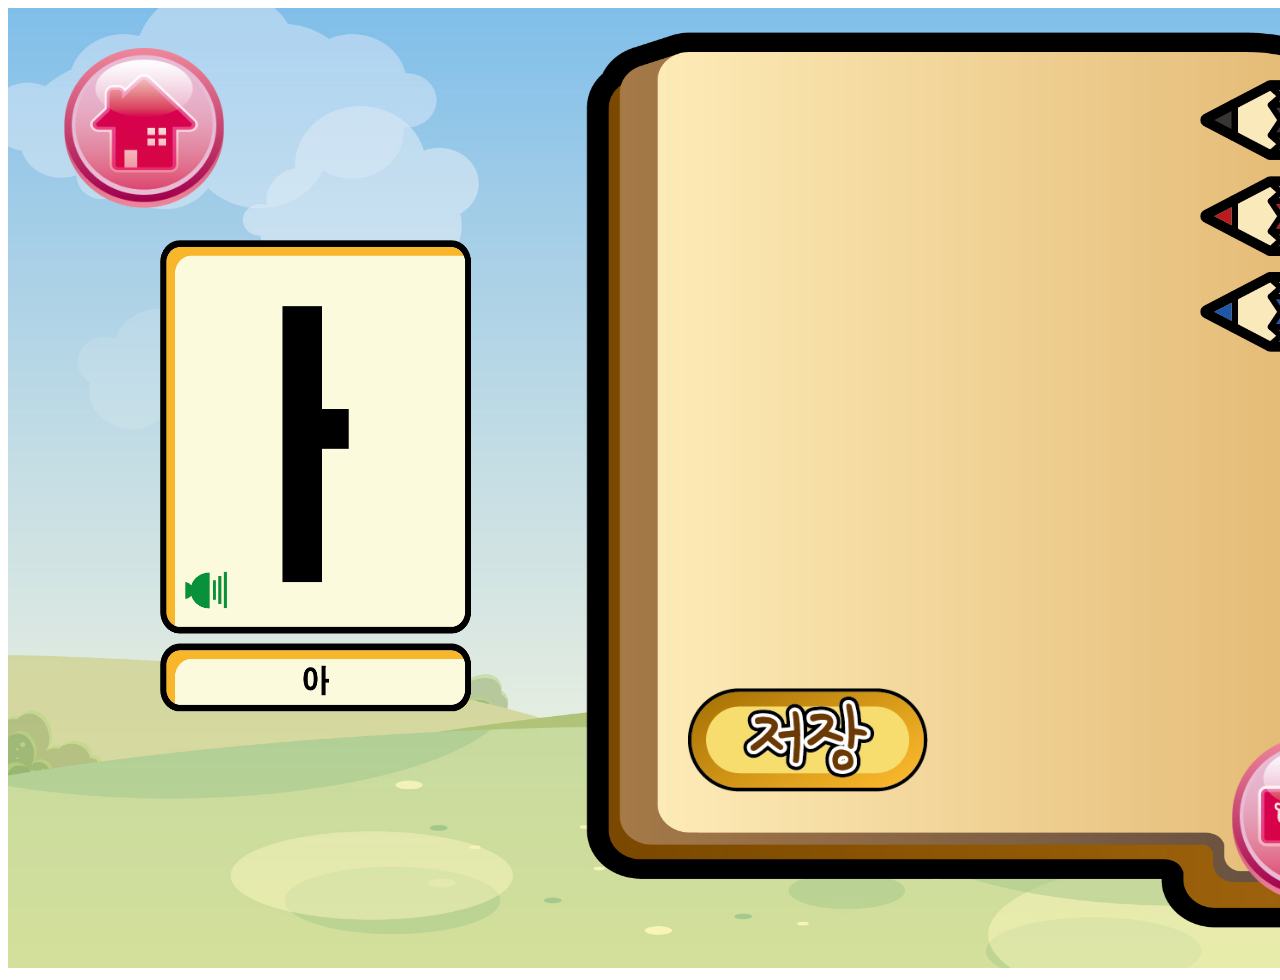
<file: korean/vowel.html>
<!DOCTYPE html>
<!--
To change this license header, choose License Headers in Project Properties.
To change this template file, choose Tools | Templates
and open the template in the editor.
-->
<html>
    <head>
        <title>TODO supply a title</title>
        <meta charset="UTF-8">
        <meta name="viewport" content="width=device-width, initial-scale=1.0">
        <style>
            img[src$='png']{
                position: absolute;
            }
            #home{
                top: 3rem;
                left: 4rem;
                width: 10rem;
                height: 10rem;
            }
            #example{
                top: 15rem;
                left: 10rem;
                width: 20rem;
                height: 30rem;
            }
            #write{
                top: 0rem;
                left: -1rem;
                width: 90rem;
                height: 60rem;
            }
            img[src^="image/06/색연필"]{
                left: 75rem;
                width: 14rem;
                height: 5rem;
                z-index: 2;
            }
            .btn{
                position: absolute;
                width: 10rem;
                height: 10.5rem;
                border-bottom-left-radius: 11rem;
                border-top-left-radius: 9.5rem;
                border-bottom-right-radius: 10rem;
                border-top-right-radius: 9.5rem;
                opacity: 0;
                cursor: pointer;
                z-index: 1;
            }
            #next_button{
                left: 77rem;
                top: 46rem;
            }
            #previous_button{
                left: 10rem;
                top: 46rem;
                display: none;
            }
            #home_button{
                top: 3rem;
                left: 4rem;
            }
            #save_button{
                position: absolute;
                width: 15rem;
                height: 6.5rem;
                border-bottom-left-radius: 32.5rem;
                border-top-left-radius: 32.5rem;
                border-bottom-right-radius: 32.5rem;
                border-top-right-radius: 32.5rem;
                opacity: 0;
                cursor: pointer;
                z-index: 1;
                top: 43rem;
                left: 43rem;
            }
            #previous{
                width: 10rem;
                left: 10rem;
                top: 46rem;
                display: none;
            }
            #next{
                width: 10rem;
                left: 77rem;
                top: 46rem;
            }
            #save{
                width: 15rem;
                left: 43rem;
                top: 43rem;
            }
            #speaker{
                top: 35rem;
                left: 12rem;
                width: 3.5rem;
            }
            #canvas{
                position: absolute;
                top: 5rem;
                left: 38rem;
                width: 44.3rem;
                height: 38rem;
            }
        </style>
    </head>
    <body>
        <script
            src="https://code.jquery.com/jquery-3.2.1.min.js"
            integrity="sha256-hwg4gsxgFZhOsEEamdOYGBf13FyQuiTwlAQgxVSNgt4="
        crossorigin="anonymous"></script>
        <div>
            <img src="image/배경.jpg" style="width: 88.5rem; height: 60rem;">
            <img src="image/05/홈.png" id="home">
            <button type="button" class="btn" id="home_button"></button> 
            <img src="image/06/아.png" id="example">
            <img src="image/06/06_2.png" id="write">
            <canvas id="canvas" width="708"style="z-index: 1;"></canvas>
            <img src="image/06/색연필_검.png" id="black" style="top:5rem;" usemap="#black_map">
            <img src="image/06/색연필_빨.png" id="red" style="top:11rem;" usemap="#red_map">
            <img src="image/06/색연필_파.png" id="blue" style="top:17rem;" usemap="#blue_map">
            <img src="image/02/이전.png" id="previous">
            <button type="button" class="btn" id="previous_button"></button>         
            <img src="image/02/다음.png" id="next">
            <button type="button" class="btn" id="next_button"></button>
            <!--<img src="image/06/스피커1.png" id="speaker">-->
            <img src="image/06/저장.png" id="save">
            <button type="button" class="btn" id="save_button"></button>
        </div>
        <map name="black_map">
            <area shape="poly" coords="221,2,68,1,-3,38,-4,42,53,70,60,74,64,74,218,70"
                  onclick="blackcolor();"/>
        </map>
        <map name="red_map">
            <area shape="poly" coords="2,39,65,73,217,73,218,3,70,1"
                  onclick="redcolor();"/>
        </map>
        <map name="blue_map">
            <area shape="poly" coords="1,39,63,71,218,74,217,4,77,-3" 
                  onclick="bluecolor();"/>
        </map>
        <script src="drawing.js"></script>
        <script>
            $("#next_button").click(function () {
                 ctx.clearRect(0, 0, canvas.width, canvas.height);
                count++;
                if (count > 0) {
                    $("#previous").css('display', 'initial');
                    $("#previous_button").css('display', 'initial');
                }
                if (vowel.length - 1 == count) {
                    $("#next").css('display', 'none');
                    $("#next_button").css('display', 'none');
                }
                var file = vowel[count];
                $("#example").attr('src', 'image/06/' + file + '.png');
            })
            $("#previous_button").click(function () {
                 ctx.clearRect(0, 0, canvas.width, canvas.height);
                count--;
                if (count == 0) {
                    $("#previous").css('display', 'none');
                    $("#previous_button").css('display', 'none');
                    $("#next").css('display', 'initial');
                    $("#next_button").css('display', 'initial')
                }
                var file = vowel[count];
                $("#example").attr('src', 'image/06/' + file + '.png');
            })
        </script>
    </body>
</html>
</file>
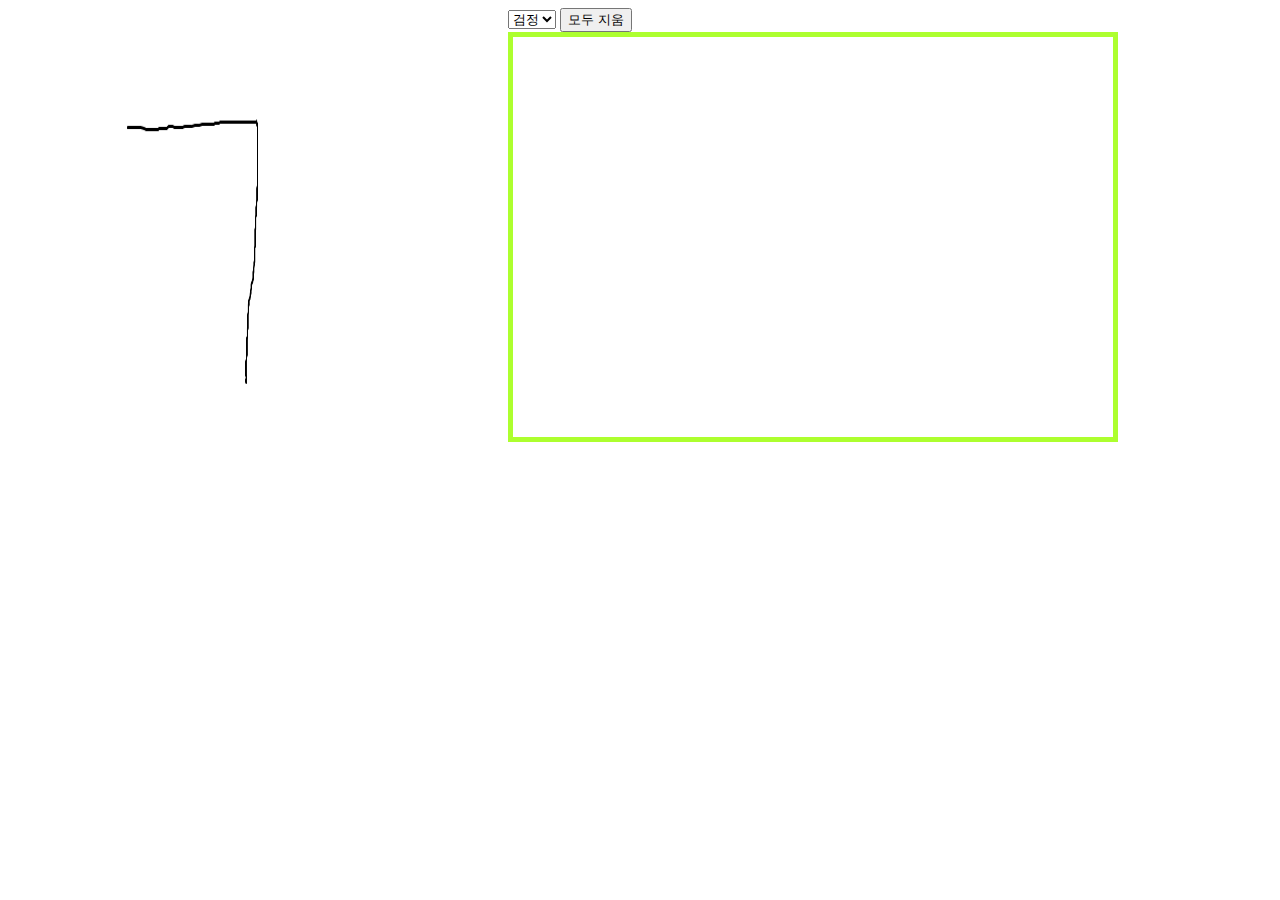
<file: korean/drawing/drawing.html>
<!DOCTYPE html>
<head>
    <meta charset="utf-8">
    <title>freeline</title>
    <style>
        canvas {border:5px solid greenyellow;}
    </style>
</head>
<body>
            <script
            src="https://code.jquery.com/jquery-3.2.1.min.js"
            integrity="sha256-hwg4gsxgFZhOsEEamdOYGBf13FyQuiTwlAQgxVSNgt4="
        crossorigin="anonymous"></script>
    <div>
        <img src="a.png" style="width:500px; height: 500px; float: left">
    </div>
    <div>
        <select id="color">
            <option value="black">검정</option>
            <option value="red">빨강</option>
            <option value="green">초록</option>
            <option value="blue">파랑</option>
        </select>
        <input type="button" id="clear" value="모두 지움"/>
    </div>

    <canvas id="canvas" width="600" height="400"></canvas>
    <script>
        var canvas;
        var ctx;
        var sx, sy;                      // 현재 위치
        var drawing = false;          // 현재 그리는 중인가?

        window.onload = function () {
            canvas = document.getElementById("canvas");
            if (canvas == null || canvas.getContext == null)
                return;
            ctx = canvas.getContext("2d");
            ctx.lineCap = "round";
            ctx.strokeStyle = 'black';
            // 현재 위치를 저장한다.
            canvas.onmousedown = function (e) {
                e.preventDefault();
                sx = canvasX(e.clientX);
                sy = canvasY(e.clientY);
                drawing = true;
            }

            // 현재 위치에서 새로 이동한 곳까지 선을 그린다.
            canvas.onmousemove = function (e) {
                
                if (drawing) {
                    e.preventDefault();
                    ctx.beginPath();

                    // 선 굵기
                    ctx.lineWidth = 4;
                    ctx.moveTo(sx, sy);
                    console.log('moveto sx:'+sx+"  sy:"+sy);
                    sx = canvasX(e.clientX);
                    sy = canvasY(e.clientY);
                    ctx.lineTo(sx, sy);
                    console.log('lineto sx:'+sx+"  sy:"+sy);
                    ctx.stroke();
                }
            }

            // 그리기를 종료한다.
            canvas.onmouseup = function (e) {
                drawing = false;
            }
        }


        $('#color').change(function (){
             ctx.strokeStyle = $('#color').val();
             console.log($('#color').val());
        })
        // 모두 지우기
        var btnclear = document.getElementById("clear");
        btnclear.onclick = function (e) {
            ctx.clearRect(0, 0, canvas.width, canvas.height);
        }

        function canvasX(clientX) {
            var bound = canvas.getBoundingClientRect();
            var bw = 5;
            return (clientX - bound.left - bw) * (canvas.width / (bound.width - bw * 2));
        }

        function canvasY(clientY) {
            var bound = canvas.getBoundingClientRect();
            var bw = 5;
            return (clientY - bound.top - bw) * (canvas.height / (bound.height - bw * 2));
        }
    </script>
</body>
</html>
</file>
